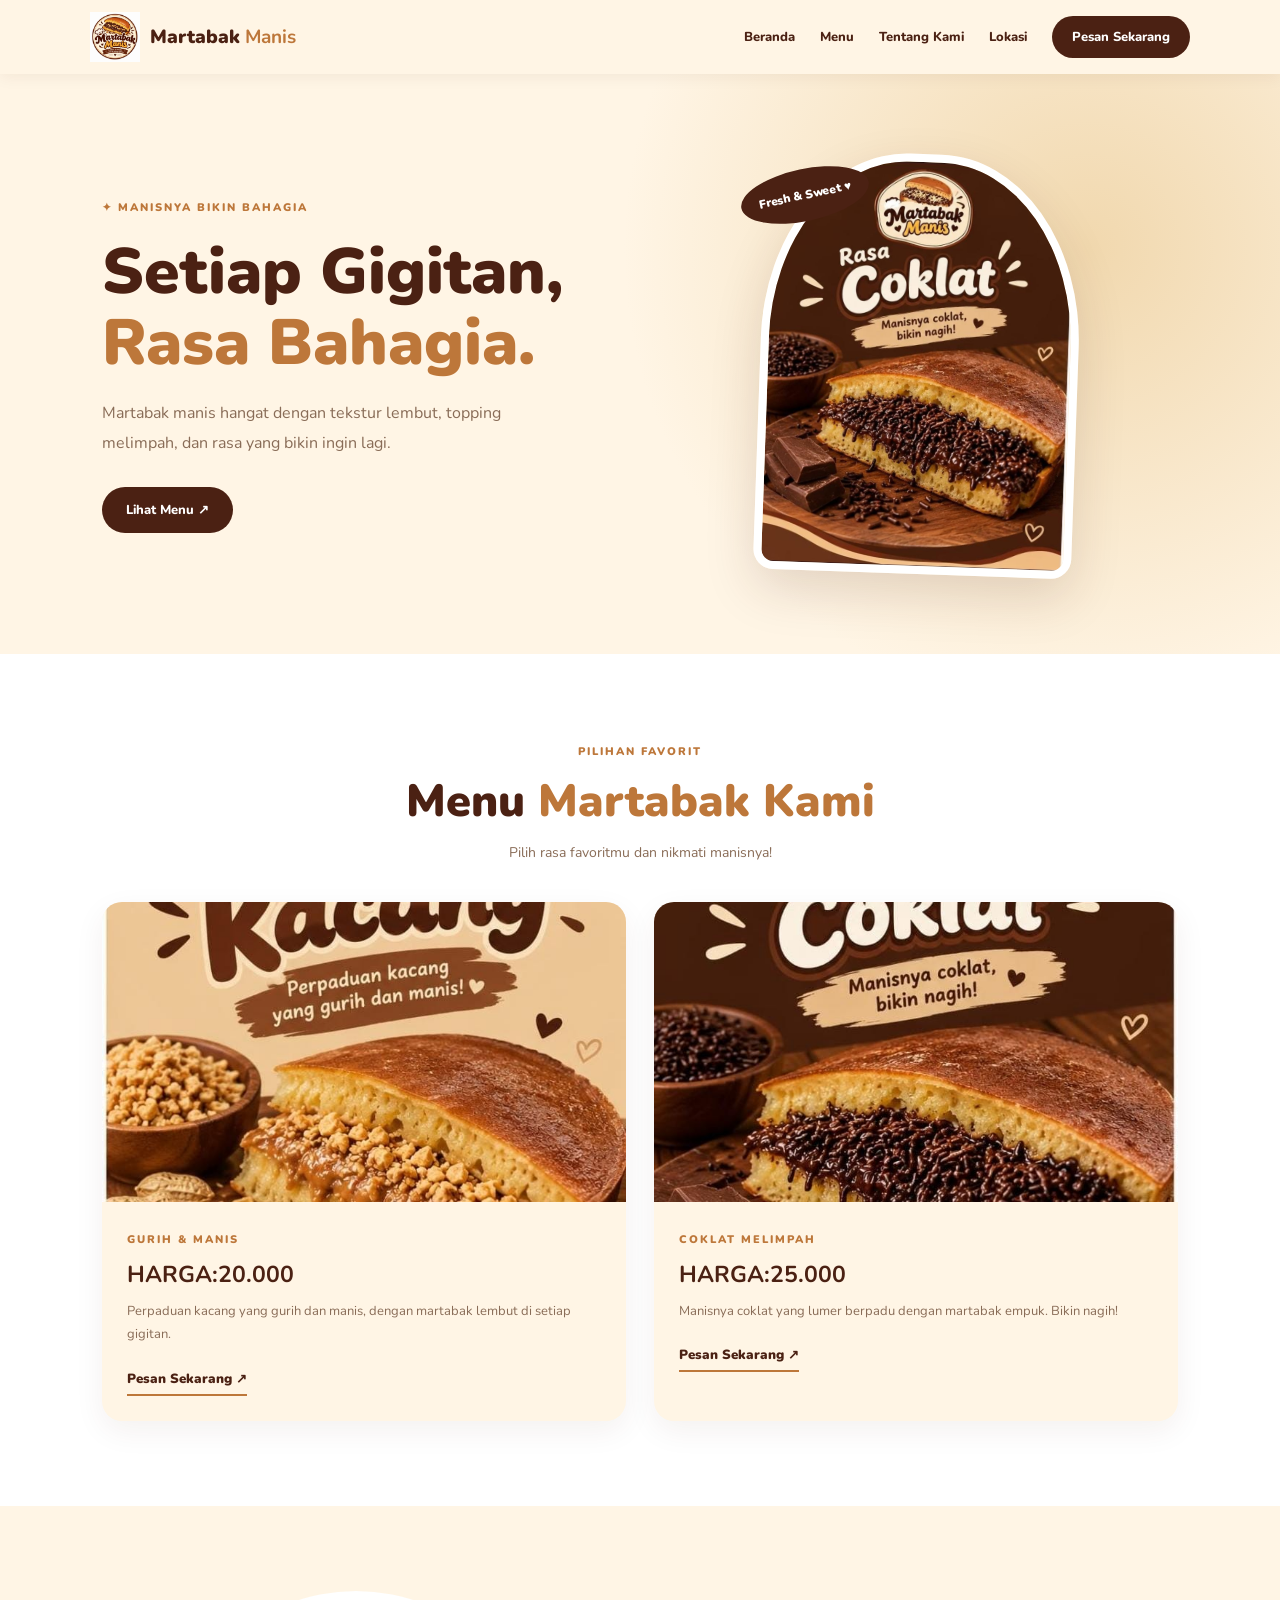
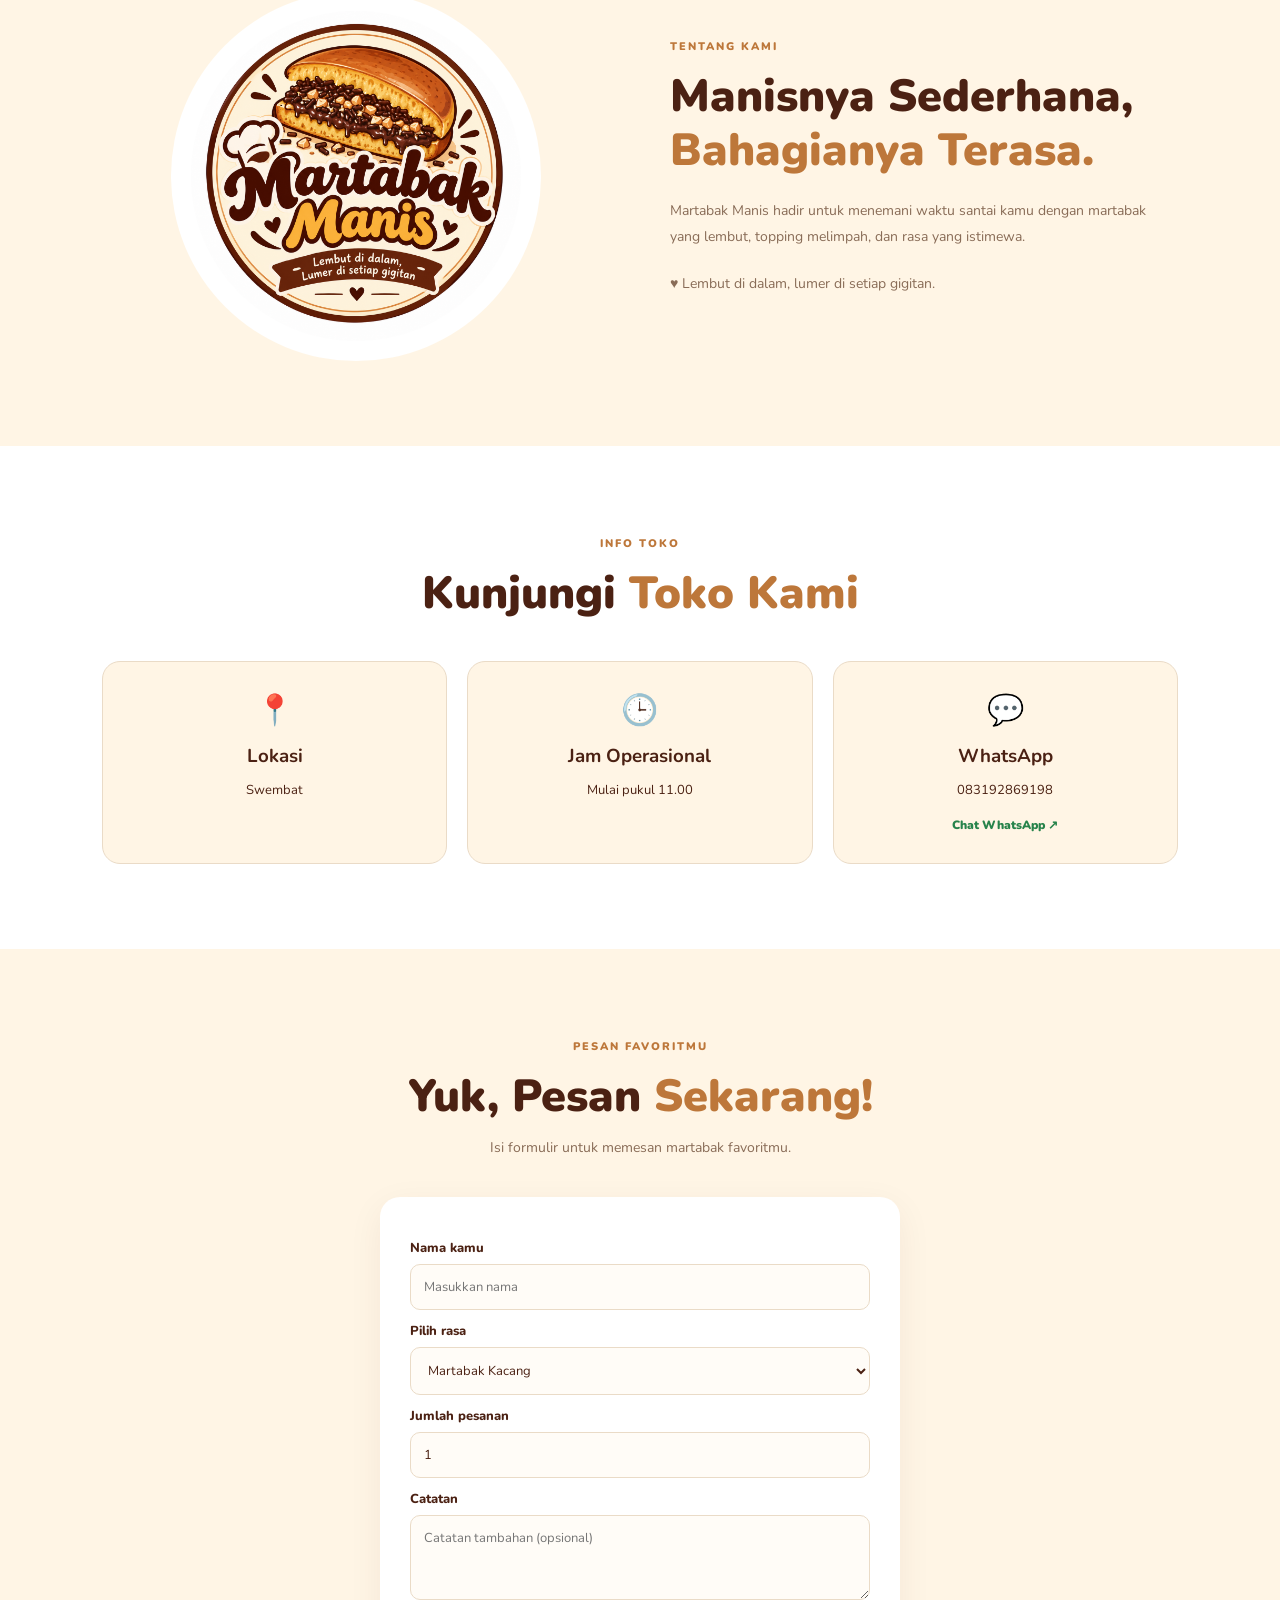
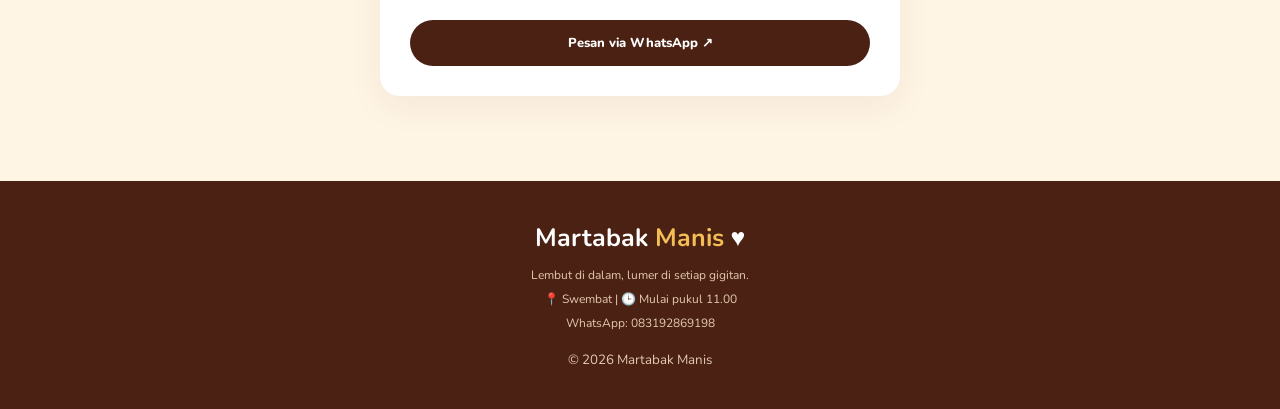
<file: index.html>
<!DOCTYPE html>
<html lang="id">
<head>
    <meta charset="UTF-8">
    <meta name="viewport" content="width=device-width, initial-scale=1.0">
    <title>Martabak Manis</title>
    <link rel="stylesheet" href="css/style.css">
    <script src="js/script.js" defer></script>
</head>
<body>

    <header>
        <a href="#beranda" class="logo">
            <img src="assets/logo-martabak.png" alt="logo">
            <span>Martabak <b>Manis</b></span>
        </a>

        <button class="menu-toggle" aria-label="Buka menu">☰</button>

        <nav class="navigation">
            <a href="#beranda">Beranda</a>
            <a href="#menu">Menu</a>
            <a href="#tentang">Tentang Kami</a>
            <a href="#lokasi">Lokasi</a>
            <a href="#kontak" class="nav-button">Pesan Sekarang</a>
        </nav>
    </header>

    <section class="hero" id="beranda">
        <div class="hero-text">
            <span class="tag">✦ MANISNYA BIKIN BAHAGIA</span>

            <h1>Setiap Gigitan,<br>
                <em>Rasa Bahagia.</em>
            </h1>

            <p>
                Martabak manis hangat dengan tekstur lembut,
                topping melimpah, dan rasa yang bikin ingin lagi.
            </p>

            <a href="#menu" class="button">Lihat Menu ↗</a>
        </div>

        <div class="hero-image">
            <img src="assets/rasa-coklat.jpg"
                 alt="HARGA:15.000">
            <span class="sticker">Fresh & Sweet ♥</span>
        </div>
    </section>

    <section class="menu-section" id="menu">
        <div class="section-title">
            <span class="tag">PILIHAN FAVORIT</span>
            <h2>Menu <em>Martabak Kami</em></h2>
            <p>Pilih rasa favoritmu dan nikmati manisnya!</p>
        </div>

        <div class="menu-container">
            <div class="product-card">
                <img src="assets/rasa-kacang.jpg"
                     alt="HARGA:20.000">

                <div class="product-info">
                    <span class="tag">GURIH & MANIS</span>
                    <h3>HARGA:20.000</h3>
                    <p>
                        Perpaduan kacang yang gurih dan manis,
                        dengan martabak lembut di setiap gigitan.
                    </p>

                    <button class="order-button"
                            data-flavor="Kacang">
                        Pesan Sekarang ↗
                    </button>
                </div>
            </div>

            <div class="product-card">
                <img src="assets/rasa-coklat.jpg"
                     alt="Martabak rasa coklat">

                <div class="product-info">
                    <span class="tag">COKLAT MELIMPAH</span>
                    <h3>HARGA:25.000</h3>
                    <p>
                        Manisnya coklat yang lumer berpadu
                        dengan martabak empuk. Bikin nagih!
                    </p>

                    <button class="order-button"
                            data-flavor="Coklat">
                        Pesan Sekarang ↗
                    </button>
                </div>
            </div>
        </div>
    </section>

    <section class="about" id="tentang">
        <div class="about-logo">
            <img src="assets/logo-martabak.png"
                 alt="Logo Martabak Manis">
        </div>

        <div>
            <span class="tag">TENTANG KAMI</span>
            <h2>Manisnya Sederhana,<br>
                <em>Bahagianya Terasa.</em>
            </h2>

            <p>
                Martabak Manis hadir untuk menemani waktu
                santai kamu dengan martabak yang lembut,
                topping melimpah, dan rasa yang istimewa.
            </p>

            <p>♥ Lembut di dalam, lumer di setiap gigitan.</p>
        </div>
    </section>

    <section class="location" id="lokasi">
        <div class="section-title">
            <span class="tag">INFO TOKO</span>
            <h2>Kunjungi <em>Toko Kami</em></h2>
        </div>

        <div class="info-container">
            <div class="info-card">
                <span>📍</span>
                <h3>Lokasi</h3>
                <p>Swembat</p>
            </div>

            <div class="info-card">
                <span>🕒</span>
                <h3>Jam Operasional</h3>
                <p>Mulai pukul 11.00</p>
            </div>

            <div class="info-card">
                <span>💬</span>
                <h3>WhatsApp</h3>
                <p>083192869198</p>
                <a href="https://wa.me/6283192869198"
                   target="_blank" rel="noopener">
                    Chat WhatsApp ↗
                </a>
            </div>
        </div>
    </section>

    <section class="contact" id="kontak">
        <div class="section-title">
            <span class="tag">PESAN FAVORITMU</span>
            <h2>Yuk, Pesan <em>Sekarang!</em></h2>
            <p>Isi formulir untuk memesan martabak favoritmu.</p>
        </div>

        <form id="order-form">
            <label for="nama">Nama kamu</label>
            <input type="text" id="nama"
                   placeholder="Masukkan nama" required>

            <label for="rasa">Pilih rasa</label>
            <select id="rasa">
                <option value="Kacang">Martabak Kacang</option>
                <option value="Coklat">Martabak Coklat</option>
            </select>

            <label for="jumlah">Jumlah pesanan</label>
            <input type="number" id="jumlah"
                   min="1" value="1" required>

            <label for="catatan">Catatan</label>
            <textarea id="catatan"
                      placeholder="Catatan tambahan (opsional)"></textarea>

            <button type="submit" class="button">
                Pesan via WhatsApp ↗
            </button>
        </form>
    </section>

    <footer>
        <h3>Martabak <em>Manis</em> ♥</h3>
        <p>Lembut di dalam, lumer di setiap gigitan.</p>
        <p>📍 Swembat | 🕒 Mulai pukul 11.00</p>
        <p>WhatsApp: 083192869198</p>
        <small>© <span id="year"></span> Martabak Manis</small>
    </footer>

</body>
</html>
</file>
<file: css/style.css>
@import url('https://fonts.googleapis.com/css2?family=Nunito:wght@400;600;700;800;900&display=swap');

:root {
    --cream: #fff5e5;
    --brown: #4b2113;
    --brown2: #71391f;
    --caramel: #bd773a;
    --gold: #f4bd55;
    --white: #ffffff;
}

* {
    margin: 0;
    padding: 0;
    box-sizing: border-box;
}

html {
    scroll-behavior: smooth;
    scroll-padding-top: 90px;
}

body {
    font-family: 'Nunito', sans-serif;
    background: var(--cream);
    color: var(--brown);
}

a {
    color: inherit;
    text-decoration: none;
}

img {
    max-width: 100%;
    display: block;
}

header {
    position: sticky;
    top: 0;
    z-index: 100;
    background: var(--cream);
    padding: 12px 7%;
    display: flex;
    justify-content: space-between;
    align-items: center;
    box-shadow: 0 3px 15px #4b211310;
}

.logo {
    display: flex;
    align-items: center;
    gap: 10px;
    font-size: 19px;
    font-weight: 900;
}

.logo img {
    width: 50px;
    height: 50px;
    object-fit: contain;
}

.logo b {
    color: var(--caramel);
}

.navigation {
    display: flex;
    align-items: center;
    gap: 25px;
}

.navigation a {
    font-size: 13px;
    font-weight: 800;
    transition: .3s;
}

.navigation a:hover {
    color: var(--caramel);
}

.navigation .nav-button {
    padding: 12px 20px;
    background: var(--brown);
    color: white;
    border-radius: 30px;
}

.menu-toggle {
    display: none;
    border: none;
    background: none;
    color: var(--brown);
    font-size: 25px;
    cursor: pointer;
}

.hero {
    min-height: 580px;
    padding: 70px 8%;
    display: grid;
    grid-template-columns: 1fr 1fr;
    align-items: center;
    gap: 40px;
    background: radial-gradient(
        circle at 85% 30%, #f1d8ae, transparent 40%
    );
}

.tag {
    color: var(--caramel);
    font-size: 11px;
    font-weight: 900;
    letter-spacing: 2px;
}

.hero h1 {
    font-size: clamp(42px, 5vw, 68px);
    font-weight: 900;
    line-height: 1.1;
    margin: 20px 0;
}

h1 em, h2 em {
    color: var(--caramel);
    font-style: normal;
}

.hero-text p {
    line-height: 1.9;
    color: #896c57;
    margin-bottom: 28px;
    max-width: 450px;
}

.button {
    display: inline-block;
    padding: 14px 24px;
    border: none;
    border-radius: 30px;
    background: var(--brown);
    color: white;
    font: inherit;
    font-size: 13px;
    font-weight: 800;
    cursor: pointer;
    transition: .3s;
}

.button:hover {
    background: var(--caramel);
    transform: translateY(-3px);
}

.hero-image {
    position: relative;
    max-width: 430px;
    margin: auto;
}

.hero-image img {
    width: 100%;
    height: 420px;
    object-fit: cover;
    border: 8px solid white;
    border-radius: 45% 45% 20px 20px;
    box-shadow: 0 20px 50px #4b211325;
    transform: rotate(2deg);
}

.sticker {
    position: absolute;
    top: 15px;
    left: -20px;
    background: var(--brown);
    color: white;
    padding: 18px;
    border-radius: 50%;
    font-size: 12px;
    font-weight: 900;
    transform: rotate(-12deg);
}

.menu-section, .location {
    padding: 85px 8%;
    background: white;
}

.section-title {
    text-align: center;
    margin-bottom: 40px;
}

.section-title h2, .about h2, .contact h2 {
    font-size: clamp(30px, 4vw, 45px);
    line-height: 1.2;
    margin: 14px 0;
    font-weight: 900;
}

.section-title p {
    color: #896c57;
    font-size: 14px;
    margin-top: 10px;
}

.menu-container {
    display: grid;
    grid-template-columns: repeat(2, minmax(0, 1fr));
    gap: 28px;
}

.product-card {
    background: var(--cream);
    border-radius: 20px;
    overflow: hidden;
    box-shadow: 0 10px 30px #4b211310;
    transition: .3s;
}

.product-card:hover {
    transform: translateY(-6px);
}

.product-card img {
    width: 100%;
    height: 300px;
    object-fit: cover;
}

.product-info {
    padding: 25px;
}

.product-info h3 {
    font-size: 23px;
    margin: 10px 0;
}

.product-info p {
    font-size: 13px;
    line-height: 1.8;
    color: #896c57;
    margin-bottom: 20px;
}

.order-button {
    border: none;
    border-bottom: 2px solid var(--caramel);
    background: none;
    padding-bottom: 6px;
    color: var(--brown);
    font-family: inherit;
    font-weight: 900;
    cursor: pointer;
}

.about {
    padding: 85px 8%;
    display: grid;
    grid-template-columns: 1fr 1fr;
    gap: 60px;
    align-items: center;
}

.about-logo {
    background: white;
    padding: 20px;
    border-radius: 50%;
    max-width: 370px;
    margin: auto;
}

.about-logo img {
    width: 100%;
    border-radius: 50%;
}

.about p {
    color: #896c57;
    line-height: 1.9;
    font-size: 14px;
    margin: 20px 0;
}

.info-container {
    display: grid;
    grid-template-columns: repeat(3, minmax(0, 1fr));
    gap: 20px;
}

.info-card {
    padding: 28px 20px;
    background: var(--cream);
    border: 1px solid #eadbc7;
    border-radius: 18px;
    text-align: center;
    transition: .3s;
}

.info-card:hover {
    transform: translateY(-5px);
}

.info-card > span {
    font-size: 30px;
}

.info-card h3 {
    margin: 12px 0;
}

.info-card p {
    margin: 8px 0;
    font-size: 13px;
}

.info-card a {
    display: inline-block;
    margin-top: 10px;
    color: #27834b;
    font-weight: 900;
    font-size: 12px;
}

.contact {
    padding: 85px 8%;
}

.contact form {
    max-width: 520px;
    margin: auto;
    padding: 30px;
    background: white;
    border-radius: 20px;
    box-shadow: 0 10px 35px #4b211310;
    display: flex;
    flex-direction: column;
}

.contact label {
    font-size: 13px;
    font-weight: 800;
    margin: 12px 0 7px;
}

.contact input, .contact select, .contact textarea {
    width: 100%;
    padding: 13px;
    border: 1px solid #eadbc7;
    border-radius: 10px;
    font: inherit;
    font-size: 13px;
    background: #fffcf7;
    color: var(--brown);
}

.contact textarea {
    min-height: 85px;
    resize: vertical;
}

.contact form .button {
    margin-top: 20px;
}

footer {
    text-align: center;
    padding: 40px 20px;
    background: var(--brown);
    color: white;
}

footer h3 {
    font-size: 25px;
    margin-bottom: 12px;
}

footer em {
    color: var(--gold);
    font-style: normal;
}

footer p {
    color: #e3c9b1;
    font-size: 12px;
    margin: 8px;
}

footer small {
    display: block;
    color: #e3c9b1;
    margin-top: 20px;
}

@media (max-width: 750px) {
    header {
        padding: 12px 5%;
    }

    .menu-toggle {
        display: block;
    }

    .navigation {
        display: none;
        position: absolute;
        top: 74px;
        left: 0;
        right: 0;
        background: var(--cream);
        padding: 25px;
        flex-direction: column;
        align-items: stretch;
        gap: 20px;
        box-shadow: 0 10px 20px #4b211315;
    }

    .navigation.open {
        display: flex;
    }

    .navigation .nav-button {
        text-align: center;
    }

    .hero {
        grid-template-columns: 1fr;
        padding: 50px 6%;
        gap: 35px;
    }

    .hero h1 {
        font-size: 46px;
    }

    .hero-image img {
        height: 340px;
    }

    .menu-section, .location, .about, .contact {
        padding: 60px 6%;
    }

    .menu-container, .about {
        grid-template-columns: 1fr;
    }

    .product-card img {
        height: 260px;
    }

    .info-container {
        grid-template-columns: 1fr;
    }

    .section-title h2, .about h2, .contact h2 {
        font-size: 33px;
    }
}
</file>
